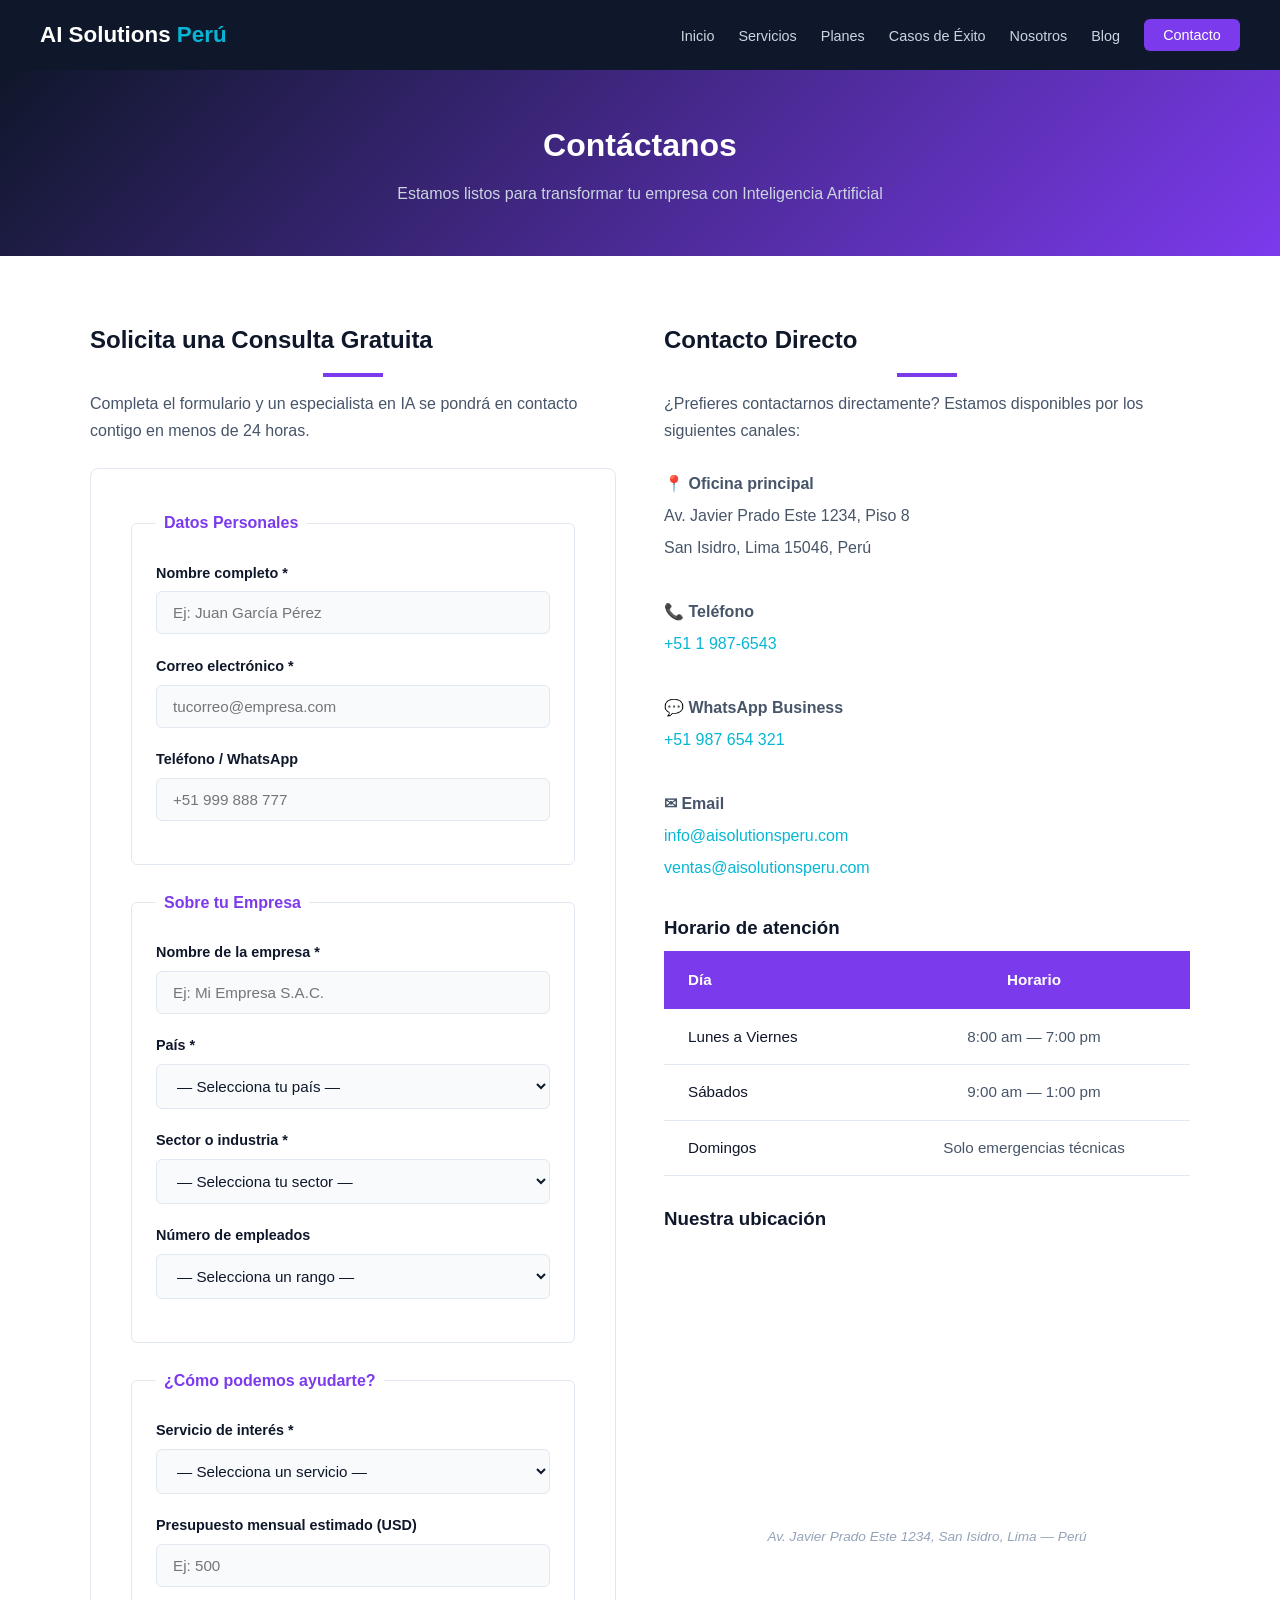
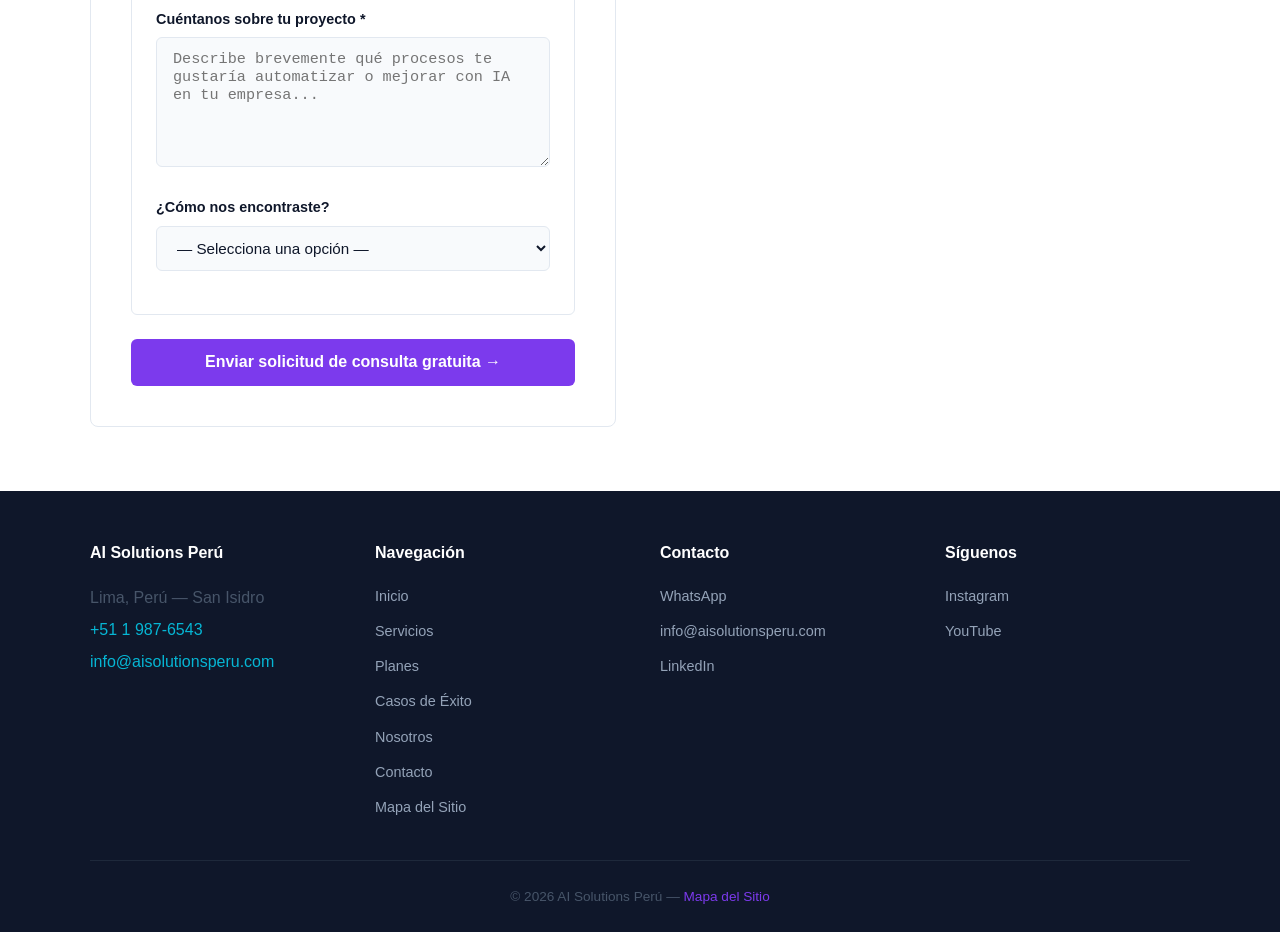
<file: contacto.html>
<!DOCTYPE html>
<html lang="es">

<head>
    <meta charset="UTF-8">
    <meta name="viewport" content="width=device-width, initial-scale=1.0">
    <meta name="description" content="Contáctanos en AI Solutions Perú. Solicita una demo gratuita, cotización o consulta sobre nuestras soluciones de Inteligencia Artificial para empresas.">
    <meta name="author" content="AI Solutions Perú">
    <title>Contacto | AI Solutions Perú</title>
    <link rel="stylesheet" href="css/styles.css">
</head>

<body>

    <header>
        <div class="logo-header">
            <h1>AI Solutions <span>Perú</span></h1>
        </div>
        <nav aria-label="Navegacion principal">
            <ul>
                <li><a href="index.html">Inicio</a></li>
                <li><a href="servicios.html">Servicios</a></li>
                <li><a href="planes.html">Planes</a></li>
                <li><a href="casos.html">Casos de Éxito</a></li>
                <li><a href="nosotros.html">Nosotros</a></li>
                <li><a href="blog.html">Blog</a></li>
                <li><a href="contacto.html" class="btn-nav activo">Contacto</a></li>
            </ul>
        </nav>
    </header>

    <main>

        <section class="banner-pagina">
            <h2>Contáctanos</h2>
            <p>Estamos listos para transformar tu empresa con Inteligencia Artificial</p>
        </section>

        <!-- SECCIÓN PRINCIPAL DE CONTACTO -->
        <section>
            <div class="contenedor">
                <div class="dos-columnas">

                    <!-- FORMULARIO DE CONTACTO -->
                    <div>
                        <h2>Solicita una Consulta Gratuita</h2>
                        <div class="linea-color"></div>
                        <p class="parrafo-descripcion">
                            Completa el formulario y un especialista en IA se pondrá en contacto
                            contigo en menos de 24 horas.
                        </p>

                        <form action="#" method="post">

                            <!-- Fieldset -->
                            <fieldset>
                                <legend>Datos Personales</legend>

                                <div class="grupo-campo">
                                    <label for="nombre">Nombre completo *</label>
                                    <input
                                        type="text"
                                        id="nombre"
                                        name="nombre"
                                        placeholder="Ej: Juan García Pérez"
                                        required
                                       >
                                </div>

                                <div class="grupo-campo">
                                    <label for="email">Correo electrónico *</label>
                                    <input
                                        type="email"
                                        id="email"
                                        name="email"
                                        placeholder="tucorreo@empresa.com"
                                        required
                                       >
                                </div>

                                <div class="grupo-campo">
                                    <label for="telefono">Teléfono / WhatsApp</label>
                                    <input
                                        type="tel"
                                        id="telefono"
                                        name="telefono"
                                        placeholder="+51 999 888 777"
                                       >
                                </div>
                            </fieldset>

                            <!-- Fieldset -->
                            <fieldset>
                                <legend>Sobre tu Empresa</legend>

                                <div class="grupo-campo">
                                    <label for="empresa">Nombre de la empresa *</label>
                                    <input
                                        type="text"
                                        id="empresa"
                                        name="empresa"
                                        placeholder="Ej: Mi Empresa S.A.C."
                                        required>
                                </div>

                                <div class="grupo-campo">
                                    <label for="pais">País *</label>
                                    <select id="pais" name="pais" required>
                                        <option value="">— Selecciona tu país —</option>
                                        <option value="PE">Perú</option>
                                        <option value="CO">Colombia</option>
                                        <option value="MX">México</option>
                                        <option value="CL">Chile</option>
                                        <option value="AR">Argentina</option>
                                        <option value="EC">Ecuador</option>
                                        <option value="BO">Bolivia</option>
                                        <option value="otro">Otro</option>
                                    </select>
                                </div>

                                <div class="grupo-campo">
                                    <label for="sector">Sector o industria *</label>
                                    <select id="sector" name="sector" required>
                                        <option value="">— Selecciona tu sector —</option>
                                        <option value="retail">Retail / Comercio</option>
                                        <option value="salud">Salud / Clínicas</option>
                                        <option value="fintech">Fintech / Banca</option>
                                        <option value="educacion">Educación</option>
                                        <option value="inmobiliaria">Inmobiliaria</option>
                                        <option value="logistica">Logística</option>
                                        <option value="manufactura">Manufactura</option>
                                        <option value="otro">Otro</option>
                                    </select>
                                </div>

                                <div class="grupo-campo">
                                    <label for="empleados">Número de empleados</label>
                                    <select id="empleados" name="empleados">
                                        <option value="">— Selecciona un rango —</option>
                                        <option value="1-10">1 a 10 empleados</option>
                                        <option value="11-50">11 a 50 empleados</option>
                                        <option value="51-200">51 a 200 empleados</option>
                                        <option value="200+">Más de 200 empleados</option>
                                    </select>
                                </div>
                            </fieldset>

                            <!-- Fieldset -->
                            <fieldset>
                                <legend>¿Cómo podemos ayudarte?</legend>

                                <div class="grupo-campo">
                                    <label for="servicio">Servicio de interés *</label>
                                    <select id="servicio" name="servicio" required>
                                        <option value="">— Selecciona un servicio —</option>
                                        <option value="chatbot">Chatbot Inteligente</option>
                                        <option value="automatizacion">Automatización de Procesos</option>
                                        <option value="ventas">Optimización de Ventas con IA</option>
                                        <option value="soporte">Soporte Digital 24/7</option>
                                        <option value="asesoria">Asesoría en IA</option>
                                        <option value="proyecto">Proyecto Personalizado</option>
                                    </select>
                                </div>

                                <div class="grupo-campo">
                                    <label for="presupuesto">Presupuesto mensual estimado (USD)</label>
                                    <input
                                        type="number"
                                        id="presupuesto"
                                        name="presupuesto"
                                        placeholder="Ej: 500"
                                        min="0"
                                        step="50">
                                </div>

                                <div class="grupo-campo">
                                    <label for="mensaje">Cuéntanos sobre tu proyecto *</label>
                                    <textarea
                                        id="mensaje"
                                        name="mensaje"
                                        placeholder="Describe brevemente qué procesos te gustaría automatizar o mejorar con IA en tu empresa..."
                                        required
                                        maxlength="1000"></textarea>
                                </div>

                                <div class="grupo-campo">
                                    <label for="como">¿Cómo nos encontraste?</label>
                                    <select id="como" name="como">
                                        <option value="">— Selecciona una opción —</option>
                                        <option value="google">Google / Búsqueda web</option>
                                        <option value="linkedin">LinkedIn</option>
                                        <option value="instagram">Instagram</option>
                                        <option value="referido">Referido de un cliente</option>
                                        <option value="evento">Evento o conferencia</option>
                                        <option value="otro">Otro</option>
                                    </select>
                                </div>
                            </fieldset>

                            <button type="submit">Enviar solicitud de consulta gratuita →</button>

                        </form>                    </div>

                    <!-- INFORMACIÓN DE CONTACTO DIRECTO -->
                    <div>
                        <h2>Contacto Directo</h2>
                        <div class="linea-color"></div>
                        <p class="parrafo-descripcion">
                            ¿Prefieres contactarnos directamente? Estamos disponibles por
                            los siguientes canales:
                        </p>

                        <address>
                            <strong>📍 Oficina principal</strong><br>
                            Av. Javier Prado Este 1234, Piso 8<br>
                            San Isidro, Lima 15046, Perú<br>
                            <br>
                            <strong>📞 Teléfono</strong><br>
                            <a href="tel:+5119876543">+51 1 987-6543</a><br>
                            <br>
                            <strong>💬 WhatsApp Business</strong><br>
                            <a href="https://wa.me/51987654321" target="_blank">+51 987 654 321</a><br>
                            <br>
                            <strong>✉ Email</strong><br>
                            <a href="mailto:info@aisolutionsperu.com">info@aisolutionsperu.com</a><br>
                            <a href="mailto:ventas@aisolutionsperu.com">ventas@aisolutionsperu.com</a>
                        </address>

                        <br>
                        <h3>Horario de atención</h3>
                        <table class="tabla-horarios">
                            <thead>
                                <tr>
                                    <th scope="col">Día</th>
                                    <th scope="col">Horario</th>
                                </tr>
                            </thead>
                            <tbody>
                                <tr>
                                    <td>Lunes a Viernes</td>
                                    <td>8:00 am — 7:00 pm</td>
                                </tr>
                                <tr>
                                    <td>Sábados</td>
                                    <td>9:00 am — 1:00 pm</td>
                                </tr>
                                <tr>
                                    <td>Domingos</td>
                                    <td>Solo emergencias técnicas</td>
                                </tr>
                            </tbody>
                        </table>

                        <br>
                        <h3>Nuestra ubicación</h3>
                        <figure>
                            <iframe
                                src="https://www.google.com/maps/embed?pb=!1m18!1m12!1m3!1d3900.9!2d-77.0303!3d-12.0929!2m3!1f0!2f0!3f0!3m2!1i1024!2i768!4f13.1!3m3!1m2!1s0x0%3A0x0!2zMTLCsDA1JzM0LjQiUyA3N8KwMDEnNDkuMSJX!5e0!3m2!1ses!2spe!4v1000000000000"
                                width="100%"
                                height="250"
                                class="iframe-mapa"
                                allowfullscreen=""
                                title="Ubicación de AI Solutions Perú en San Isidro, Lima">
                            </iframe>
                            <figcaption>Av. Javier Prado Este 1234, San Isidro, Lima — Perú</figcaption>
                        </figure>

                    </div>
                </div>            </div>
        </section>

    </main>

    <footer>
        <div class="footer-grid">
            <div>
                <h4>AI Solutions Perú</h4>
                <address>
                    Lima, Perú — San Isidro<br>
                    <a href="tel:+5119876543">+51 1 987-6543</a><br>
                    <a href="mailto:info@aisolutionsperu.com">info@aisolutionsperu.com</a>
                </address>
            </div>
            <div>
                <h4>Navegación</h4>
                <ul>
                    <li><a href="index.html">Inicio</a></li>
                    <li><a href="servicios.html">Servicios</a></li>
                    <li><a href="planes.html">Planes</a></li>
                    <li><a href="casos.html">Casos de Éxito</a></li>
                    <li><a href="nosotros.html">Nosotros</a></li>
                    <li><a href="contacto.html">Contacto</a></li>
                    <li><a href="sitemap.html">Mapa del Sitio</a></li>
                </ul>
            </div>
            <div>
                <h4>Contacto</h4>
                <ul>
                    <li><a href="https://wa.me/51987654321" target="_blank">WhatsApp</a></li>
                    <li><a href="mailto:info@aisolutionsperu.com">info@aisolutionsperu.com</a></li>
                    <li><a href="https://www.linkedin.com" target="_blank">LinkedIn</a></li>
                </ul>
            </div>
            <div>
                <h4>Síguenos</h4>
                <ul>
                    <li><a href="https://www.instagram.com" target="_blank">Instagram</a></li>
                    <li><a href="https://www.youtube.com" target="_blank">YouTube</a></li>
                </ul>
            </div>
        </div>
        <div class="footer-bottom">
            <p>&copy; 2026 AI Solutions Perú — <a href="sitemap.html">Mapa del Sitio</a></p>
        </div>
    </footer>

</body>
</html>
</file>
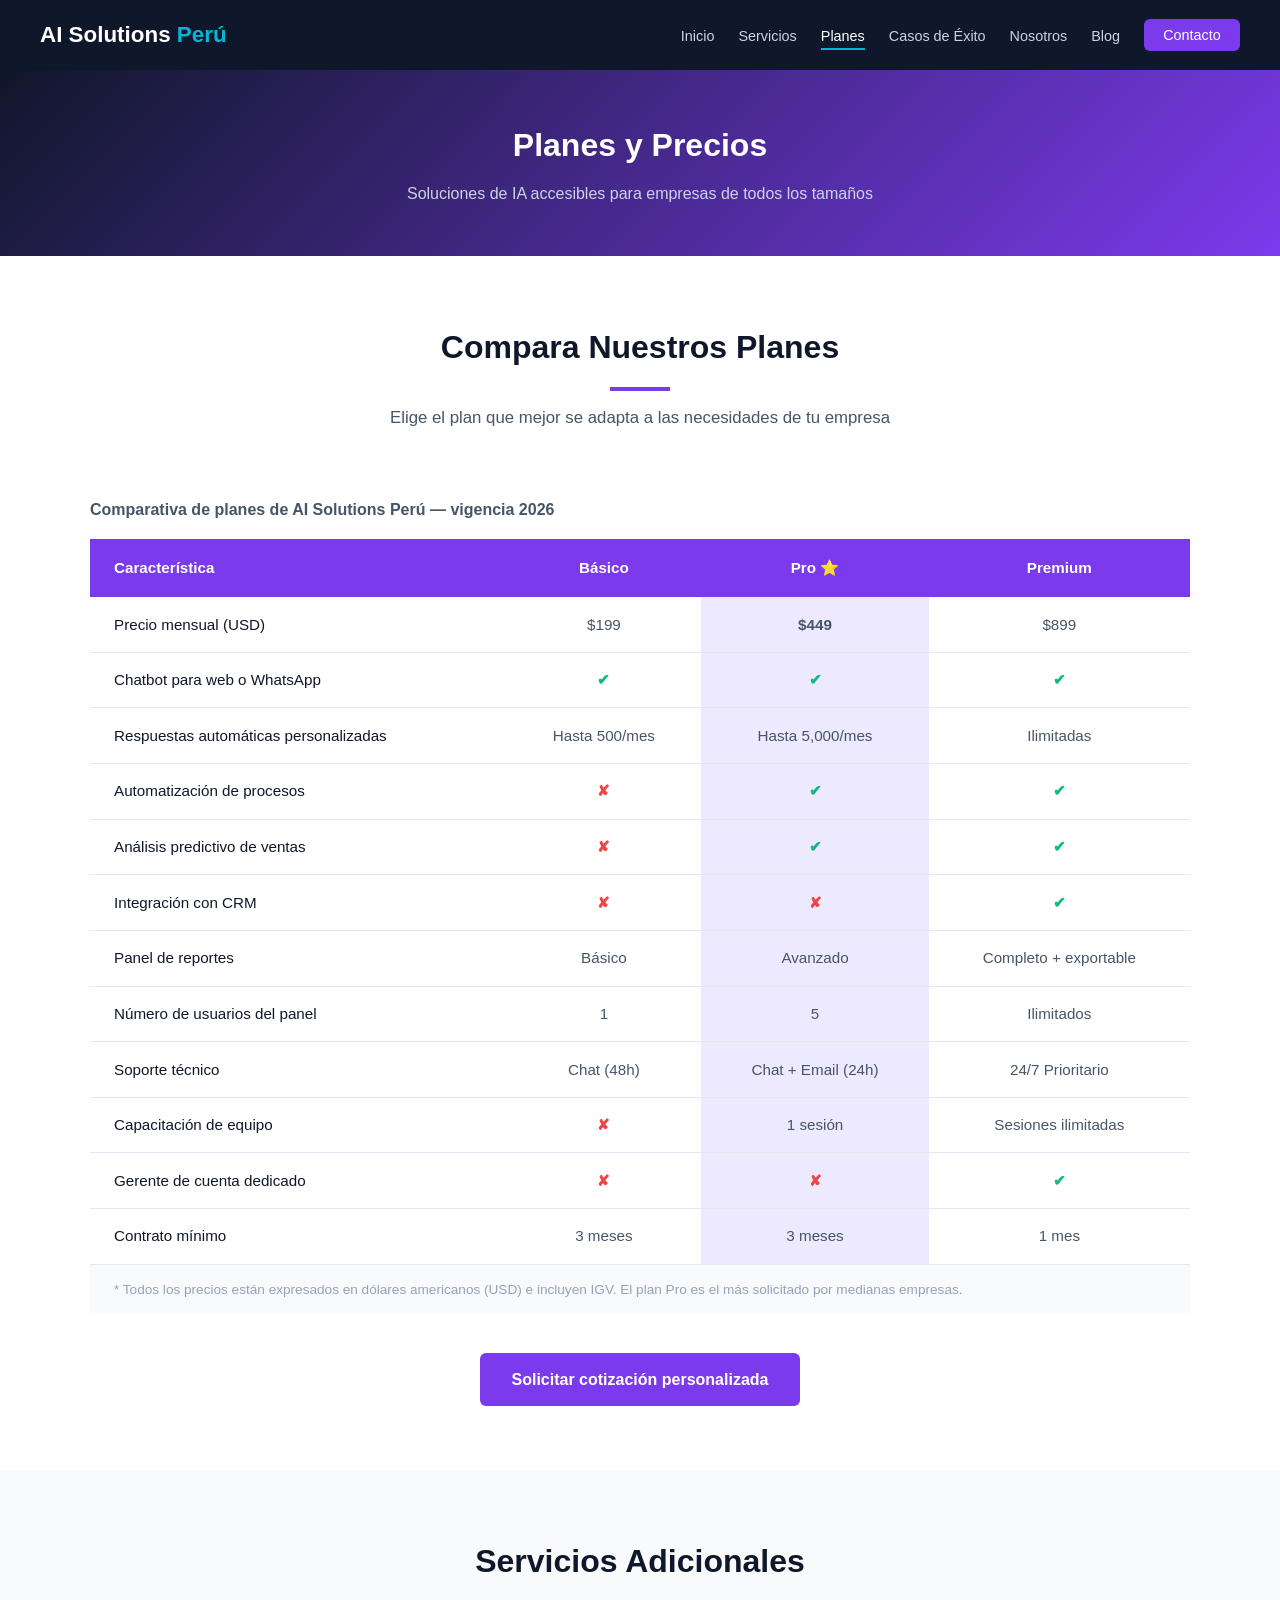
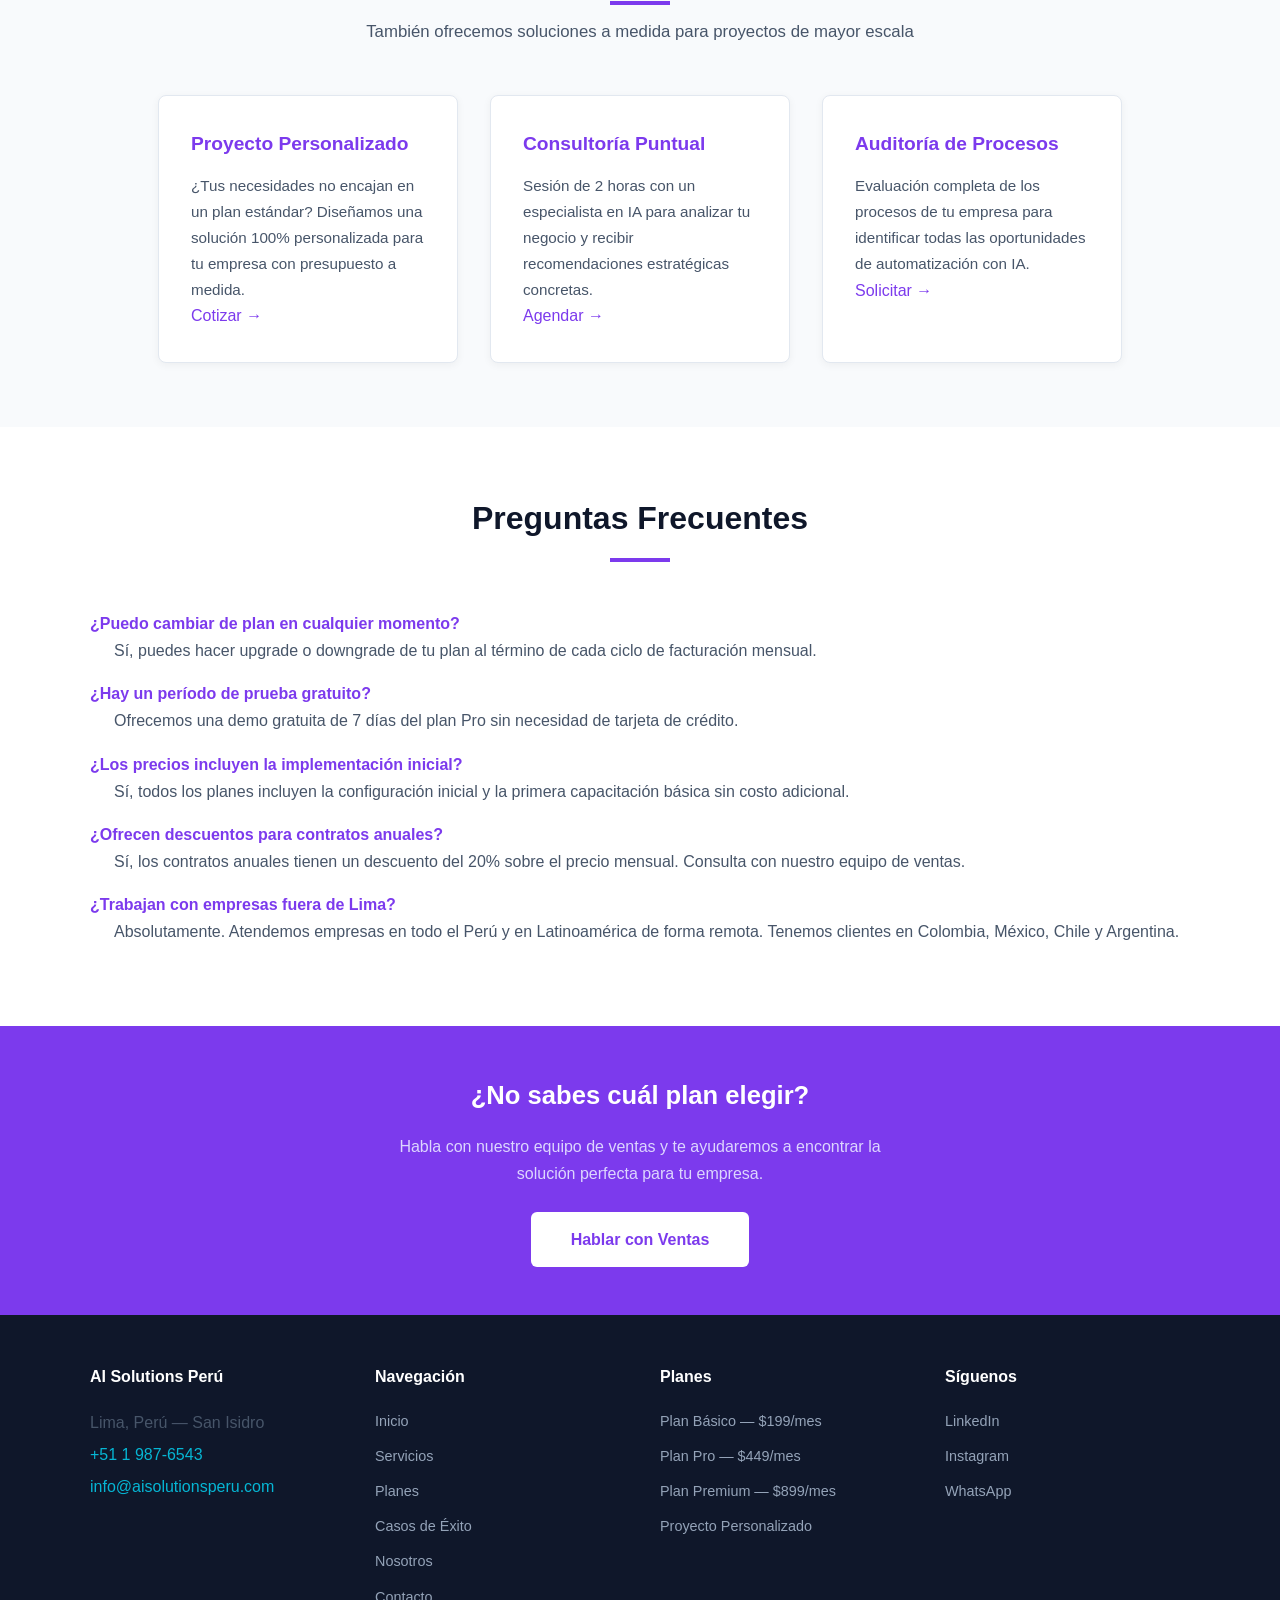
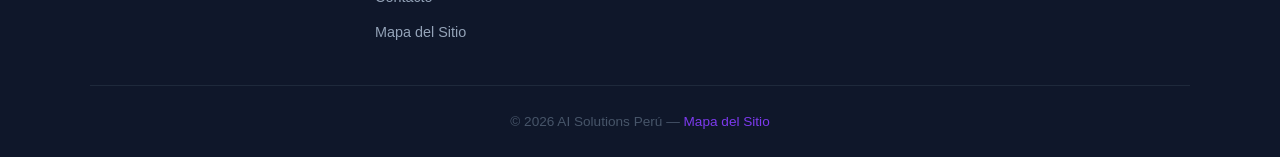
<file: planes.html>
<!DOCTYPE html>
<html lang="es">

<head>
    <meta charset="UTF-8">
    <meta name="viewport" content="width=device-width, initial-scale=1.0">
    <meta name="description" content="Planes y precios de AI Solutions Perú. Soluciones de IA para empresas: Plan Básico, Pro y Premium. Elige el que mejor se adapta a tu negocio.">
    <meta name="author" content="AI Solutions Perú">
    <title>Planes y Precios | AI Solutions Perú</title>
    <link rel="stylesheet" href="css/styles.css">
</head>

<body>

    <header>
        <div class="logo-header">
            <h1>AI Solutions <span>Perú</span></h1>
        </div>
        <nav aria-label="Navegacion principal">
            <ul>
                <li><a href="index.html">Inicio</a></li>
                <li><a href="servicios.html">Servicios</a></li>
                <li><a href="planes.html" class="activo">Planes</a></li>
                <li><a href="casos.html">Casos de Éxito</a></li>
                <li><a href="nosotros.html">Nosotros</a></li>
                <li><a href="blog.html">Blog</a></li>
                <li><a href="contacto.html" class="btn-nav">Contacto</a></li>
            </ul>
        </nav>
    </header>

    <main>

        <section class="banner-pagina">
            <h2>Planes y Precios</h2>
            <p>Soluciones de IA accesibles para empresas de todos los tamaños</p>
        </section>

        <!-- SECCIÓN TABLA DE PLANES -->
        <section>
            <div class="contenedor">
                <div class="titulo-seccion">
                    <h2>Compara Nuestros Planes</h2>
                    <div class="linea-color"></div>
                    <p>Elige el plan que mejor se adapta a las necesidades de tu empresa</p>
                </div>

                <div class="tabla-contenedor">
                    <!-- Tabla de planes -->
                    <table>
                        <caption>Comparativa de planes de AI Solutions Perú — vigencia 2026</caption>

                        <thead>
                            <tr>
                                <th scope="col">Característica</th>
                                <th scope="col">Básico</th>
                                <th scope="col">Pro ⭐</th>
                                <th scope="col">Premium</th>
                            </tr>
                        </thead>

                        <tbody>
                            <tr>
                                <td>Precio mensual (USD)</td>
                                <td>$199</td>
                                <td class="plan-destacado"><strong>$449</strong></td>
                                <td>$899</td>
                            </tr>
                            <tr>
                                <td>Chatbot para web o WhatsApp</td>
                                <td class="check">✔</td>
                                <td class="plan-destacado check">✔</td>
                                <td class="check">✔</td>
                            </tr>
                            <tr>
                                <td>Respuestas automáticas personalizadas</td>
                                <td>Hasta 500/mes</td>
                                <td class="plan-destacado">Hasta 5,000/mes</td>
                                <td>Ilimitadas</td>
                            </tr>
                            <tr>
                                <td>Automatización de procesos</td>
                                <td class="cruz">✘</td>
                                <td class="plan-destacado check">✔</td>
                                <td class="check">✔</td>
                            </tr>
                            <tr>
                                <td>Análisis predictivo de ventas</td>
                                <td class="cruz">✘</td>
                                <td class="plan-destacado check">✔</td>
                                <td class="check">✔</td>
                            </tr>
                            <tr>
                                <td>Integración con CRM</td>
                                <td class="cruz">✘</td>
                                <td class="plan-destacado cruz">✘</td>
                                <td class="check">✔</td>
                            </tr>
                            <tr>
                                <td>Panel de reportes</td>
                                <td>Básico</td>
                                <td class="plan-destacado">Avanzado</td>
                                <td>Completo + exportable</td>
                            </tr>
                            <tr>
                                <td>Número de usuarios del panel</td>
                                <td>1</td>
                                <td class="plan-destacado">5</td>
                                <td>Ilimitados</td>
                            </tr>
                            <tr>
                                <td>Soporte técnico</td>
                                <td>Chat (48h)</td>
                                <td class="plan-destacado">Chat + Email (24h)</td>
                                <td>24/7 Prioritario</td>
                            </tr>
                            <tr>
                                <td>Capacitación de equipo</td>
                                <td class="cruz">✘</td>
                                <td class="plan-destacado">1 sesión</td>
                                <td>Sesiones ilimitadas</td>
                            </tr>
                            <tr>
                                <td>Gerente de cuenta dedicado</td>
                                <td class="cruz">✘</td>
                                <td class="plan-destacado cruz">✘</td>
                                <td class="check">✔</td>
                            </tr>
                            <tr>
                                <td>Contrato mínimo</td>
                                <td>3 meses</td>
                                <td class="plan-destacado">3 meses</td>
                                <td>1 mes</td>
                            </tr>
                        </tbody>

                        <tfoot>
                            <tr>
                                <td colspan="4">* Todos los precios están expresados en dólares americanos (USD) e incluyen IGV. El plan Pro es el más solicitado por medianas empresas.</td>
                            </tr>
                        </tfoot>
                    </table>
                </div>
                <div class="cta-centrado">
                    <a href="contacto.html" class="btn-primario">Solicitar cotización personalizada</a>
                </div>

            </div>
        </section>

        <!-- Seccion: Servicios adicionales -->
        <section class="seccion-gris">
            <div class="contenedor">
                <div class="titulo-seccion">
                    <h2>Servicios Adicionales</h2>
                    <div class="linea-color"></div>
                    <p>También ofrecemos soluciones a medida para proyectos de mayor escala</p>
                </div>

                <div class="grid-articulos">
                    <article class="tarjeta">
                        <h3>Proyecto Personalizado</h3>
                        <p>¿Tus necesidades no encajan en un plan estándar? Diseñamos una solución 100% personalizada para tu empresa con presupuesto a medida.</p>
                        <a href="contacto.html">Cotizar →</a>
                    </article>
                    <article class="tarjeta">
                        <h3>Consultoría Puntual</h3>
                        <p>Sesión de 2 horas con un especialista en IA para analizar tu negocio y recibir recomendaciones estratégicas concretas.</p>
                        <a href="contacto.html">Agendar →</a>
                    </article>
                    <article class="tarjeta">
                        <h3>Auditoría de Procesos</h3>
                        <p>Evaluación completa de los procesos de tu empresa para identificar todas las oportunidades de automatización con IA.</p>
                        <a href="contacto.html">Solicitar →</a>
                    </article>
                </div>
            </div>
        </section>

        <!-- Seccion: Preguntas frecuentes -->
        <section>
            <div class="contenedor">
                <div class="titulo-seccion">
                    <h2>Preguntas Frecuentes</h2>
                    <div class="linea-color"></div>
                </div>

                <dl>
                    <dt>¿Puedo cambiar de plan en cualquier momento?</dt>
                    <dd>Sí, puedes hacer upgrade o downgrade de tu plan al término de cada ciclo de facturación mensual.</dd>

                    <dt>¿Hay un período de prueba gratuito?</dt>
                    <dd>Ofrecemos una demo gratuita de 7 días del plan Pro sin necesidad de tarjeta de crédito.</dd>

                    <dt>¿Los precios incluyen la implementación inicial?</dt>
                    <dd>Sí, todos los planes incluyen la configuración inicial y la primera capacitación básica sin costo adicional.</dd>

                    <dt>¿Ofrecen descuentos para contratos anuales?</dt>
                    <dd>Sí, los contratos anuales tienen un descuento del 20% sobre el precio mensual. Consulta con nuestro equipo de ventas.</dd>

                    <dt>¿Trabajan con empresas fuera de Lima?</dt>
                    <dd>Absolutamente. Atendemos empresas en todo el Perú y en Latinoamérica de forma remota. Tenemos clientes en Colombia, México, Chile y Argentina.</dd>
                </dl>
            </div>
        </section>

        <aside>
            <h3>¿No sabes cuál plan elegir?</h3>
            <p>Habla con nuestro equipo de ventas y te ayudaremos a encontrar la solución perfecta para tu empresa.</p>
            <a href="contacto.html" class="btn-cta">Hablar con Ventas</a>
        </aside>

    </main>

    <footer>
        <div class="footer-grid">
            <div>
                <h4>AI Solutions Perú</h4>
                <address>
                    Lima, Perú — San Isidro<br>
                    <a href="tel:+5119876543">+51 1 987-6543</a><br>
                    <a href="mailto:info@aisolutionsperu.com">info@aisolutionsperu.com</a>
                </address>
            </div>
            <div>
                <h4>Navegación</h4>
                <ul>
                    <li><a href="index.html">Inicio</a></li>
                    <li><a href="servicios.html">Servicios</a></li>
                    <li><a href="planes.html">Planes</a></li>
                    <li><a href="casos.html">Casos de Éxito</a></li>
                    <li><a href="nosotros.html">Nosotros</a></li>
                    <li><a href="contacto.html">Contacto</a></li>
                    <li><a href="sitemap.html">Mapa del Sitio</a></li>
                </ul>
            </div>
            <div>
                <h4>Planes</h4>
                <ul>
                    <li><a href="planes.html">Plan Básico — $199/mes</a></li>
                    <li><a href="planes.html">Plan Pro — $449/mes</a></li>
                    <li><a href="planes.html">Plan Premium — $899/mes</a></li>
                    <li><a href="contacto.html">Proyecto Personalizado</a></li>
                </ul>
            </div>
            <div>
                <h4>Síguenos</h4>
                <ul>
                    <li><a href="https://www.linkedin.com" target="_blank">LinkedIn</a></li>
                    <li><a href="https://www.instagram.com" target="_blank">Instagram</a></li>
                    <li><a href="https://wa.me/51987654321" target="_blank">WhatsApp</a></li>
                </ul>
            </div>
        </div>
        <div class="footer-bottom">
            <p>&copy; 2026 AI Solutions Perú — <a href="sitemap.html">Mapa del Sitio</a></p>
        </div>
    </footer>

</body>
</html>
</file>
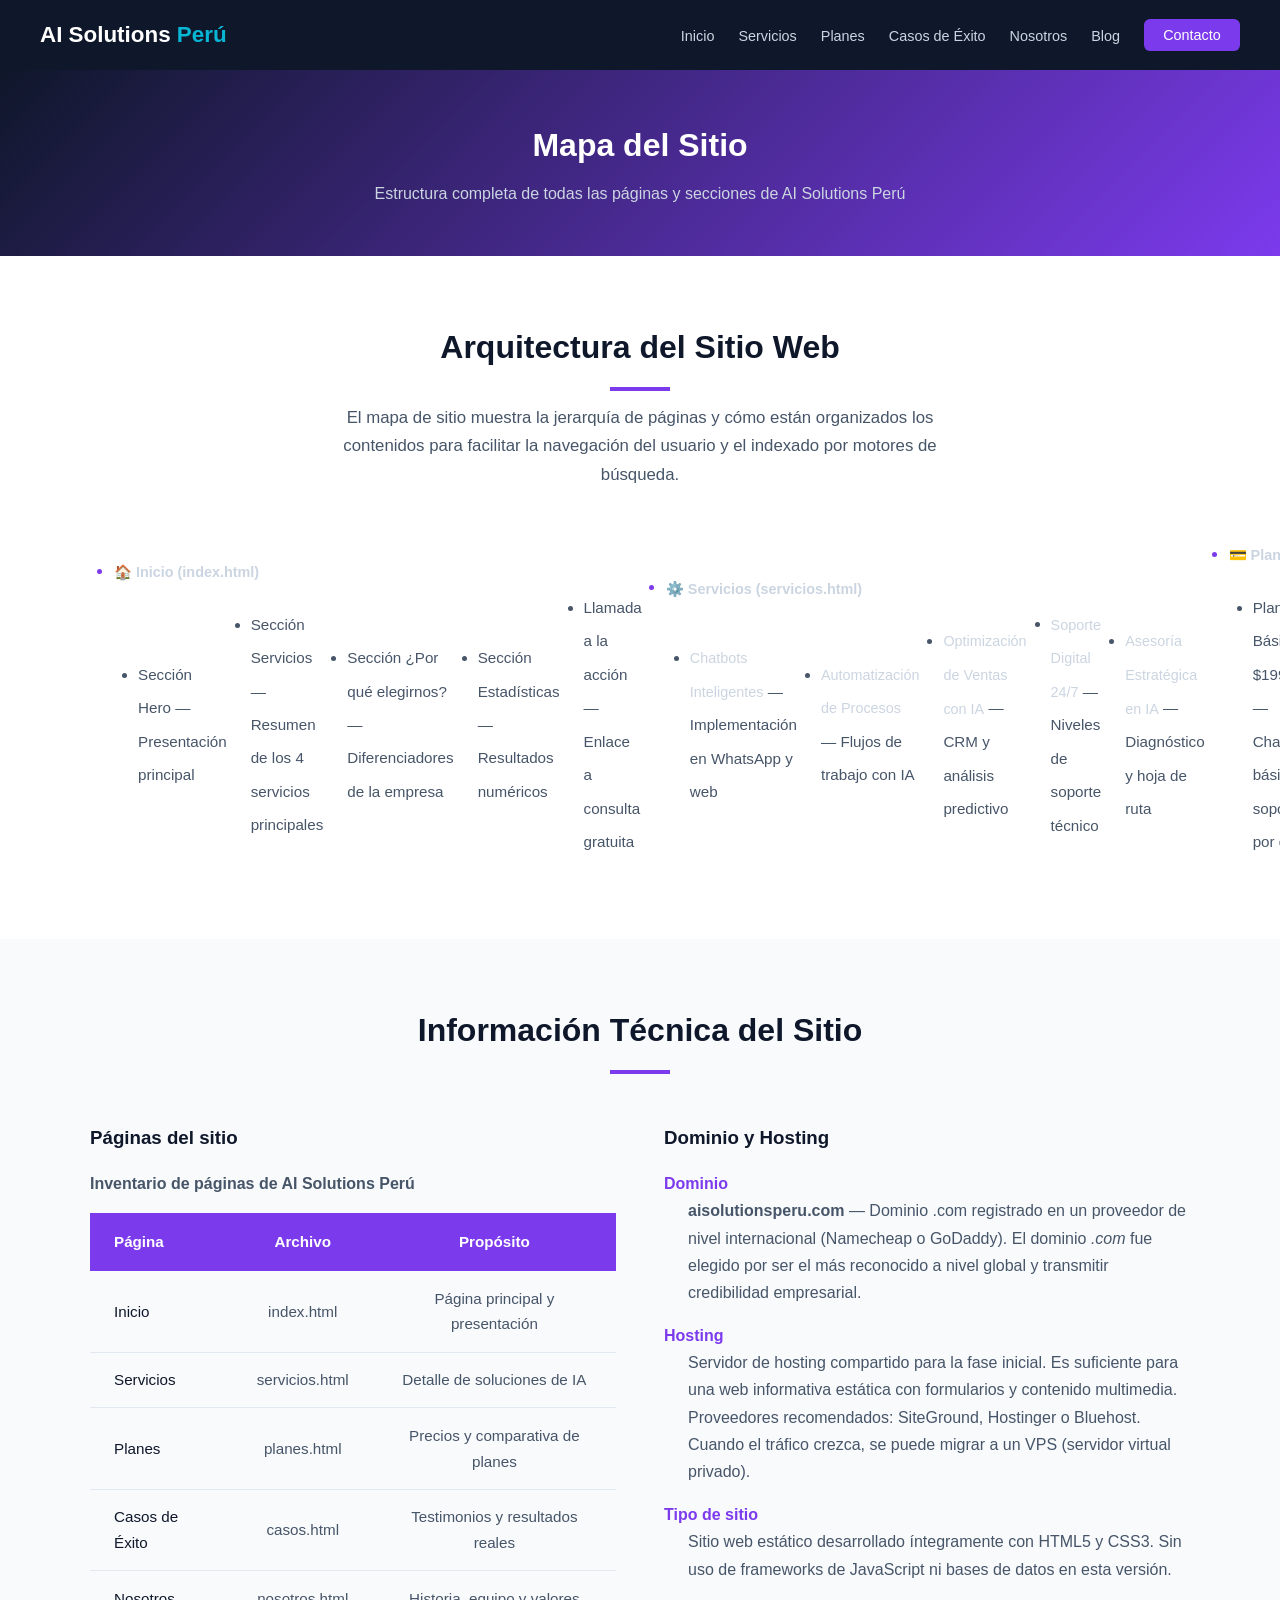
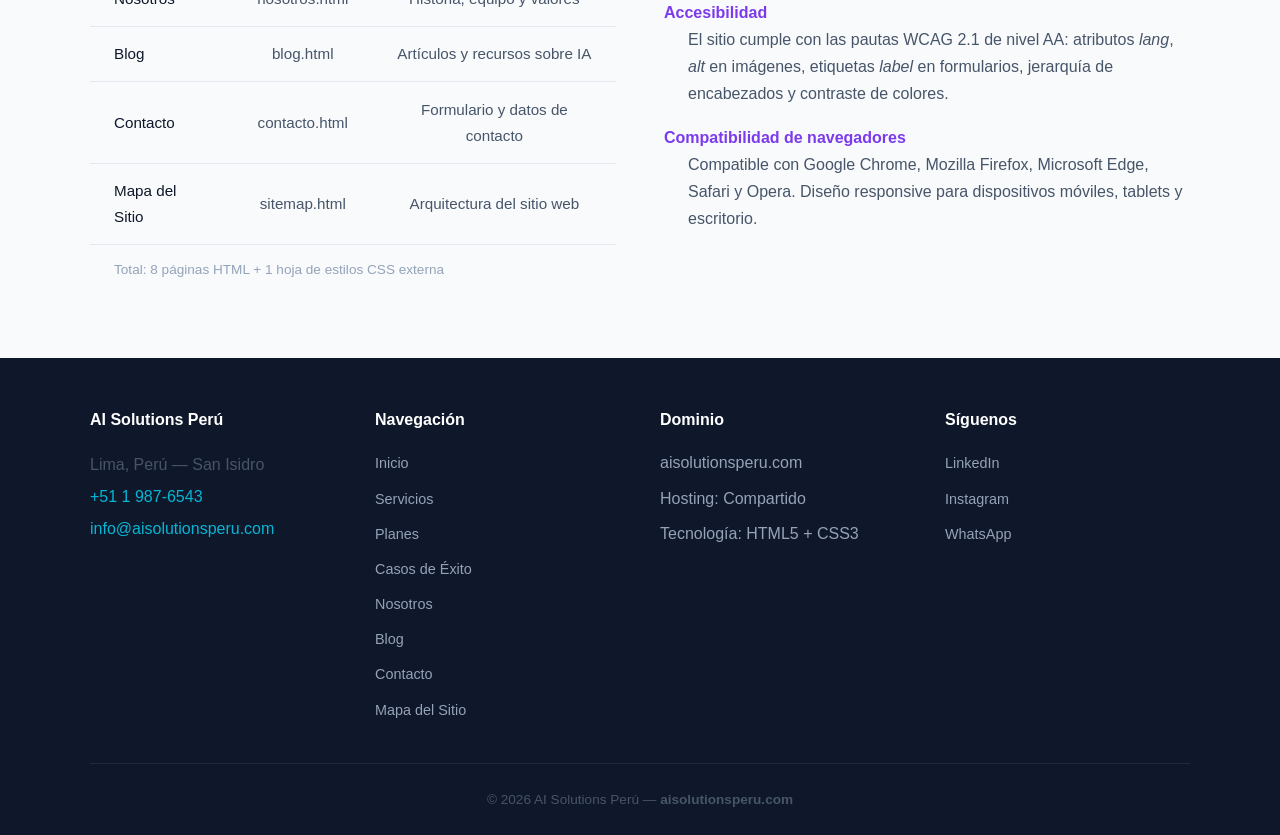
<file: sitemap.html>
<!DOCTYPE html>
<html lang="es">

<head>
    <meta charset="UTF-8">
    <meta name="viewport" content="width=device-width, initial-scale=1.0">
    <meta name="description" content="Mapa del sitio web de AI Solutions Perú. Estructura completa de todas las páginas y secciones del sitio.">
    <meta name="author" content="AI Solutions Perú">
    <title>Mapa del Sitio | AI Solutions Perú</title>
    <link rel="stylesheet" href="css/styles.css">
</head>

<body>

    <header>
        <div class="logo-header">
            <h1>AI Solutions <span>Perú</span></h1>
        </div>
        <nav aria-label="Navegacion principal">
            <ul>
                <li><a href="index.html">Inicio</a></li>
                <li><a href="servicios.html">Servicios</a></li>
                <li><a href="planes.html">Planes</a></li>
                <li><a href="casos.html">Casos de Éxito</a></li>
                <li><a href="nosotros.html">Nosotros</a></li>
                <li><a href="blog.html">Blog</a></li>
                <li><a href="contacto.html" class="btn-nav">Contacto</a></li>
            </ul>
        </nav>
    </header>

    <main>

        <section class="banner-pagina">
            <h2>Mapa del Sitio</h2>
            <p>Estructura completa de todas las páginas y secciones de AI Solutions Perú</p>
        </section>

        <!-- MAPA DE SITIO TEXTUAL -->
        <section>
            <div class="contenedor">
                <div class="titulo-seccion">
                    <h2>Arquitectura del Sitio Web</h2>
                    <div class="linea-color"></div>
                    <p>
                        El mapa de sitio muestra la jerarquía de páginas y cómo están
                        organizados los contenidos para facilitar la navegación del usuario
                        y el indexado por motores de búsqueda.
                    </p>
                </div>

                <!-- Mapa de sitio como lista jerarquizada -->
                <nav class="mapa-sitio">
                    <ul>
                        <li>
                            <a href="index.html">🏠 Inicio (index.html)</a>
                            <ul>
                                <li>Sección Hero — Presentación principal</li>
                                <li>Sección Servicios — Resumen de los 4 servicios principales</li>
                                <li>Sección ¿Por qué elegirnos? — Diferenciadores de la empresa</li>
                                <li>Sección Estadísticas — Resultados numéricos</li>
                                <li>Llamada a la acción — Enlace a consulta gratuita</li>
                            </ul>
                        </li>

                        <li>
                            <a href="servicios.html">⚙️ Servicios (servicios.html)</a>
                            <ul>
                                <li><a href="servicios.html#chatbots">Chatbots Inteligentes</a> — Implementación en WhatsApp y web</li>
                                <li><a href="servicios.html#automatizacion">Automatización de Procesos</a> — Flujos de trabajo con IA</li>
                                <li><a href="servicios.html#ventas">Optimización de Ventas con IA</a> — CRM y análisis predictivo</li>
                                <li><a href="servicios.html#soporte">Soporte Digital 24/7</a> — Niveles de soporte técnico</li>
                                <li><a href="servicios.html#asesoria">Asesoría Estratégica en IA</a> — Diagnóstico y hoja de ruta</li>
                            </ul>
                        </li>

                        <li>
                            <a href="planes.html">💳 Planes y Precios (planes.html)</a>
                            <ul>
                                <li>Plan Básico — $199/mes — Chatbot básico + soporte por chat</li>
                                <li>Plan Pro — $449/mes — Automatización + análisis de ventas</li>
                                <li>Plan Premium — $899/mes — Solución completa + cuenta dedicada</li>
                                <li>Servicios Adicionales — Proyectos personalizados y consultorías</li>
                                <li>Preguntas Frecuentes — FAQ sobre planes y precios</li>
                            </ul>
                        </li>

                        <li>
                            <a href="casos.html">🏆 Casos de Éxito (casos.html)</a>
                            <ul>
                                <li>Retail Lima S.A.C. — Chatbot para atención al cliente</li>
                                <li>Clínica San Rafael — Automatización de citas médicas</li>
                                <li>FinRápido Colombia — Scoring crediticio con IA</li>
                                <li>Tabla de resultados — Métricas por industria</li>
                            </ul>
                        </li>

                        <li>
                            <a href="nosotros.html">👥 Nosotros (nosotros.html)</a>
                            <ul>
                                <li>Historia de la empresa — Fundación y crecimiento</li>
                                <li>Misión, Visión y Valores — Identidad corporativa</li>
                                <li>Equipo — Perfiles del equipo fundador</li>
                                <li>Video institucional — Presentación en video</li>
                                <li>Podcast — Episodios sobre IA empresarial</li>
                            </ul>
                        </li>

                        <li>
                            <a href="blog.html">📝 Blog y Recursos (blog.html)</a>
                            <ul>
                                <li>Artículos recientes sobre IA empresarial</li>
                                <li>Categorías: Chatbots, Automatización, Ventas, Guías PYMES</li>
                                <li>Recursos descargables — Guías y plantillas gratuitas</li>
                                <li>Newsletter — Suscripción semanal de contenido</li>
                            </ul>
                        </li>

                        <li>
                            <a href="contacto.html">📞 Contacto (contacto.html)</a>
                            <ul>
                                <li>Formulario de consulta gratuita</li>
                                <li>Dirección de oficina en Lima — San Isidro</li>
                                <li>Teléfono, WhatsApp y correo electrónico</li>
                                <li>Horario de atención</li>
                                <li>Mapa de ubicación (Google Maps embebido)</li>
                            </ul>
                        </li>

                        <li>
                            <a href="sitemap.html" class="activo">🗺️ Mapa del Sitio (sitemap.html)</a>
                            <ul>
                                <li>Arquitectura completa del sitio web</li>
                                <li>Descripción de tecnologías utilizadas</li>
                                <li>Información de hosting y dominio</li>
                            </ul>
                        </li>
                    </ul>
                </nav>
            </div>
        </section>

        <!-- INFORMACIÓN TÉCNICA DEL SITIO -->
        <section class="seccion-gris">
            <div class="contenedor">
                <div class="titulo-seccion">
                    <h2>Información Técnica del Sitio</h2>
                    <div class="linea-color"></div>
                </div>

                <div class="dos-columnas">
                    <!-- Tabla de páginas del sitio -->
                    <div>
                        <h3>Páginas del sitio</h3>
                        <div class="tabla-contenedor">
                            <table>
                                <caption>Inventario de páginas de AI Solutions Perú</caption>
                                <thead>
                                    <tr>
                                        <th scope="col">Página</th>
                                        <th scope="col">Archivo</th>
                                        <th scope="col">Propósito</th>
                                    </tr>
                                </thead>
                                <tbody>
                                    <tr>
                                        <td>Inicio</td>
                                        <td>index.html</td>
                                        <td>Página principal y presentación</td>
                                    </tr>
                                    <tr>
                                        <td>Servicios</td>
                                        <td>servicios.html</td>
                                        <td>Detalle de soluciones de IA</td>
                                    </tr>
                                    <tr>
                                        <td>Planes</td>
                                        <td>planes.html</td>
                                        <td>Precios y comparativa de planes</td>
                                    </tr>
                                    <tr>
                                        <td>Casos de Éxito</td>
                                        <td>casos.html</td>
                                        <td>Testimonios y resultados reales</td>
                                    </tr>
                                    <tr>
                                        <td>Nosotros</td>
                                        <td>nosotros.html</td>
                                        <td>Historia, equipo y valores</td>
                                    </tr>
                                    <tr>
                                        <td>Blog</td>
                                        <td>blog.html</td>
                                        <td>Artículos y recursos sobre IA</td>
                                    </tr>
                                    <tr>
                                        <td>Contacto</td>
                                        <td>contacto.html</td>
                                        <td>Formulario y datos de contacto</td>
                                    </tr>
                                    <tr>
                                        <td>Mapa del Sitio</td>
                                        <td>sitemap.html</td>
                                        <td>Arquitectura del sitio web</td>
                                    </tr>
                                </tbody>
                                <tfoot>
                                    <tr>
                                        <td colspan="3">Total: 8 páginas HTML + 1 hoja de estilos CSS externa</td>
                                    </tr>
                                </tfoot>
                            </table>
                        </div>
                    </div>

                    <!-- Información de hosting y dominio -->
                    <div>
                        <h3>Dominio y Hosting</h3>
                        <dl>
                            <dt>Dominio</dt>
                            <dd>
                                <strong>aisolutionsperu.com</strong> — Dominio .com registrado
                                en un proveedor de nivel internacional (Namecheap o GoDaddy).
                                El dominio <em>.com</em> fue elegido por ser el más reconocido
                                a nivel global y transmitir credibilidad empresarial.
                            </dd>

                            <dt>Hosting</dt>
                            <dd>
                                Servidor de hosting compartido para la fase inicial.
                                Es suficiente para una web informativa estática con formularios
                                y contenido multimedia. Proveedores recomendados: SiteGround,
                                Hostinger o Bluehost. Cuando el tráfico crezca, se puede migrar
                                a un VPS (servidor virtual privado).
                            </dd>

                            <dt>Tipo de sitio</dt>
                            <dd>
                                Sitio web estático desarrollado íntegramente con HTML5 y CSS3.
                                Sin uso de frameworks de JavaScript ni bases de datos en esta versión.
                            </dd>

                            <dt>Accesibilidad</dt>
                            <dd>
                                El sitio cumple con las pautas WCAG 2.1 de nivel AA: atributos
                                <em>lang</em>, <em>alt</em> en imágenes, etiquetas <em>label</em>
                                en formularios, jerarquía de encabezados y contraste de colores.
                            </dd>

                            <dt>Compatibilidad de navegadores</dt>
                            <dd>
                                Compatible con Google Chrome, Mozilla Firefox, Microsoft Edge,
                                Safari y Opera. Diseño responsive para dispositivos móviles,
                                tablets y escritorio.
                            </dd>
                        </dl>
                    </div>
                </div>
            </div>
        </section>

    </main>

    <footer>
        <div class="footer-grid">
            <div>
                <h4>AI Solutions Perú</h4>
                <address>
                    Lima, Perú — San Isidro<br>
                    <a href="tel:+5119876543">+51 1 987-6543</a><br>
                    <a href="mailto:info@aisolutionsperu.com">info@aisolutionsperu.com</a>
                </address>
            </div>
            <div>
                <h4>Navegación</h4>
                <ul>
                    <li><a href="index.html">Inicio</a></li>
                    <li><a href="servicios.html">Servicios</a></li>
                    <li><a href="planes.html">Planes</a></li>
                    <li><a href="casos.html">Casos de Éxito</a></li>
                    <li><a href="nosotros.html">Nosotros</a></li>
                    <li><a href="blog.html">Blog</a></li>
                    <li><a href="contacto.html">Contacto</a></li>
                    <li><a href="sitemap.html">Mapa del Sitio</a></li>
                </ul>
            </div>
            <div>
                <h4>Dominio</h4>
                <ul>
                    <li>aisolutionsperu.com</li>
                    <li>Hosting: Compartido</li>
                    <li>Tecnología: HTML5 + CSS3</li>
                </ul>
            </div>
            <div>
                <h4>Síguenos</h4>
                <ul>
                    <li><a href="https://www.linkedin.com" target="_blank">LinkedIn</a></li>
                    <li><a href="https://www.instagram.com" target="_blank">Instagram</a></li>
                    <li><a href="https://wa.me/51987654321" target="_blank">WhatsApp</a></li>
                </ul>
            </div>
        </div>
        <div class="footer-bottom">
            <p>&copy; 2026 AI Solutions Perú — <strong>aisolutionsperu.com</strong></p>
        </div>
    </footer>

</body>
</html>
</file>
<file: css/styles.css>
/* AI Solutions Peru - hoja de estilos */
/* Carlos Eduardo - Desarrollo Web - Ciclo 1 */

/* ---------- Reset basico ---------- */
* {
    margin: 0;
    padding: 0;
    box-sizing: border-box;
}

body {
    font-family: 'Segoe UI', Tahoma, Geneva, Verdana, sans-serif;
    color: #0F172A;
    background-color: #FFFFFF;
    line-height: 1.7;
    font-size: 16px;
}

img {
    max-width: 100%;
    height: auto;
    display: block;
}

a {
    color: #7C3AED;
    text-decoration: none;
}

a:hover {
    color: #06B6D4;
}

ul {
    list-style: none;
}

/* ---------- Header ---------- */
header {
    background-color: #0F172A;
    color: #FFFFFF;
    padding: 1rem 2.5rem;
    display: flex;
    justify-content: space-between;
    align-items: center;
}

.logo-header h1 {
    font-size: 1.4rem;
    color: #FFFFFF;
}

.logo-header h1 span {
    color: #06B6D4;
}

/* ---------- Navegacion ---------- */
nav ul {
    display: flex;
    gap: 1.5rem;
    align-items: center;
}

nav ul li a {
    color: #CBD5E1;
    font-size: 0.9rem;
    padding: 0.3rem 0;
    border-bottom: 2px solid transparent;
}

nav ul li a:hover,
nav ul li a.activo {
    color: #FFFFFF;
    border-bottom: 2px solid #06B6D4;
}

nav ul li a.btn-nav {
    background-color: #7C3AED;
    color: #FFFFFF;
    padding: 0.5rem 1.2rem;
    border-radius: 6px;
    border-bottom: none;
}

nav ul li a.btn-nav:hover {
    background-color: #06B6D4;
}

/* ---------- Main ---------- */
main {
    min-height: 70vh;
}

section {
    padding: 4rem 2.5rem;
}

.contenedor {
    max-width: 1100px;
    margin: 0 auto;
}

/* ---------- Hero (portada) ---------- */
.hero {
    background: linear-gradient(135deg, #0F172A, #7C3AED);
    color: #FFFFFF;
    text-align: center;
    padding: 6rem 2.5rem;
}

.hero h2 {
    font-size: 2.5rem;
    margin-bottom: 1rem;
}

.hero h2 span {
    color: #06B6D4;
}

.hero p {
    font-size: 1.1rem;
    color: #CBD5E1;
    margin-bottom: 2rem;
    max-width: 640px;
    margin-left: auto;
    margin-right: auto;
}

.hero-botones {
    display: flex;
    gap: 1rem;
    justify-content: center;
    flex-wrap: wrap;
}

/* ---------- Botones ---------- */
.btn-primario {
    display: inline-block;
    background-color: #7C3AED;
    color: #FFFFFF;
    padding: 0.8rem 2rem;
    border-radius: 6px;
    font-weight: 600;
}

.btn-primario:hover {
    background-color: #6D28D9;
    color: #FFFFFF;
}

.btn-secundario {
    display: inline-block;
    border: 2px solid #06B6D4;
    color: #06B6D4;
    padding: 0.8rem 2rem;
    border-radius: 6px;
    font-weight: 600;
}

.btn-secundario:hover {
    background-color: #06B6D4;
    color: #0F172A;
}

/* ---------- Titulos de seccion ---------- */
.titulo-seccion {
    text-align: center;
    margin-bottom: 3rem;
}

.titulo-seccion h2 {
    font-size: 2rem;
    color: #0F172A;
    margin-bottom: 0.5rem;
}

.titulo-seccion p {
    color: #475569;
    font-size: 1.05rem;
    max-width: 600px;
    margin: 0 auto;
}

.linea-color {
    width: 60px;
    height: 4px;
    background-color: #7C3AED;
    margin: 0.8rem auto;
}

/* ---------- Grid de tarjetas (con flexbox) ---------- */
.grid-articulos {
    display: flex;
    flex-wrap: wrap;
    gap: 2rem;
    justify-content: center;
}

/* ---------- Tarjetas ---------- */
article.tarjeta {
    flex: 1 1 240px;
    max-width: 300px;
    background-color: #FFFFFF;
    border: 1px solid #E2E8F0;
    border-radius: 8px;
    padding: 2rem;
    box-shadow: 0 2px 8px rgba(0, 0, 0, 0.05);
}

article.tarjeta:hover {
    box-shadow: 0 4px 16px rgba(0, 0, 0, 0.1);
    border-color: #7C3AED;
}

article.tarjeta h3 {
    color: #7C3AED;
    font-size: 1.2rem;
    margin-bottom: 0.8rem;
}

article.tarjeta h4 {
    color: #475569;
    font-size: 0.95rem;
    margin-bottom: 0.8rem;
}

article.tarjeta p {
    color: #475569;
    font-size: 0.95rem;
}

article.tarjeta ul {
    list-style: disc;
    padding-left: 1.2rem;
    color: #475569;
    font-size: 0.9rem;
    margin-top: 0.8rem;
}

article.tarjeta ul li {
    margin-bottom: 0.4rem;
}

.icono-servicio {
    font-size: 2.2rem;
    margin-bottom: 1rem;
}

/* ---------- Seccion fondo gris ---------- */
.seccion-gris {
    background-color: #F8FAFC;
}

/* ---------- Aside (CTA) ---------- */
aside {
    background-color: #7C3AED;
    color: #FFFFFF;
    padding: 3rem 2.5rem;
    text-align: center;
}

aside h3 {
    font-size: 1.6rem;
    margin-bottom: 1rem;
}

aside p {
    margin-bottom: 1.5rem;
    color: #DDD6FE;
    max-width: 500px;
    margin-left: auto;
    margin-right: auto;
}

aside .btn-cta {
    display: inline-block;
    background-color: #FFFFFF;
    color: #7C3AED;
    padding: 0.9rem 2.5rem;
    border-radius: 6px;
    font-weight: 700;
}

aside .btn-cta:hover {
    background-color: #DDD6FE;
    color: #7C3AED;
}

/* ---------- Tablas ---------- */
.tabla-contenedor {
    overflow-x: auto;
}

table {
    width: 100%;
    border-collapse: collapse;
    margin-top: 1rem;
    font-size: 0.95rem;
}

table caption {
    font-size: 1rem;
    font-weight: 600;
    color: #475569;
    margin-bottom: 1rem;
    text-align: left;
}

thead {
    background-color: #7C3AED;
    color: #FFFFFF;
}

thead th {
    padding: 1rem 1.5rem;
    text-align: center;
}

thead th:first-child {
    text-align: left;
}

tbody tr {
    border-bottom: 1px solid #E2E8F0;
}

tbody tr:hover {
    background-color: #EDE9FE;
}

tbody td {
    padding: 0.9rem 1.5rem;
    color: #475569;
    text-align: center;
}

tbody td:first-child {
    text-align: left;
    color: #0F172A;
    font-weight: 500;
}

tfoot {
    background-color: #F8FAFC;
}

tfoot td {
    padding: 0.8rem 1.5rem;
    font-size: 0.85rem;
    color: #94A3B8;
}

.check {
    color: #10B981;
    font-weight: bold;
}

.cruz {
    color: #EF4444;
    font-weight: bold;
}

.plan-destacado {
    background-color: #EDE9FE;
}

/* ---------- Formularios ---------- */
form {
    background-color: #FFFFFF;
    border: 1px solid #E2E8F0;
    border-radius: 8px;
    padding: 2.5rem;
}

fieldset {
    border: 1px solid #E2E8F0;
    border-radius: 6px;
    padding: 1.5rem;
    margin-bottom: 1.5rem;
}

legend {
    color: #7C3AED;
    font-weight: 600;
    padding: 0 0.5rem;
}

.grupo-campo {
    margin-bottom: 1.2rem;
}

label {
    display: block;
    font-size: 0.9rem;
    font-weight: 600;
    color: #0F172A;
    margin-bottom: 0.4rem;
}

input[type="text"],
input[type="email"],
input[type="tel"],
input[type="number"],
select,
textarea {
    width: 100%;
    padding: 0.75rem 1rem;
    border: 1px solid #E2E8F0;
    border-radius: 6px;
    font-size: 0.95rem;
    color: #0F172A;
    background-color: #F8FAFC;
}

input:focus,
select:focus,
textarea:focus {
    outline: none;
    border-color: #7C3AED;
}

textarea {
    resize: vertical;
    min-height: 130px;
}

button[type="submit"] {
    background-color: #7C3AED;
    color: #FFFFFF;
    border: none;
    padding: 0.9rem 2.5rem;
    border-radius: 6px;
    font-size: 1rem;
    font-weight: 600;
    cursor: pointer;
    width: 100%;
}

button[type="submit"]:hover {
    background-color: #6D28D9;
}

/* ---------- Blockquote (testimonios) ---------- */
blockquote {
    border-left: 4px solid #7C3AED;
    padding: 1.2rem 1.5rem;
    background-color: #F8FAFC;
    margin: 1.5rem 0;
    font-style: italic;
    color: #475569;
}

blockquote cite {
    display: block;
    margin-top: 0.8rem;
    font-style: normal;
    font-weight: 600;
    color: #7C3AED;
    font-size: 0.9rem;
}

/* ---------- Figure ---------- */
figure {
    margin: 1.5rem 0;
}

figure img {
    border-radius: 8px;
    width: 100%;
}

figcaption {
    text-align: center;
    font-size: 0.85rem;
    color: #94A3B8;
    margin-top: 0.5rem;
    font-style: italic;
}

/* ---------- Address ---------- */
address {
    font-style: normal;
    color: #475569;
    line-height: 2;
}

address a {
    color: #06B6D4;
}

/* ---------- Lista de definicion ---------- */
dl {
    margin: 1rem 0;
}

dt {
    font-weight: 700;
    color: #7C3AED;
    margin-top: 1rem;
}

dd {
    padding-left: 1.5rem;
    color: #475569;
}

/* ---------- Mapa de sitio ---------- */
.mapa-sitio ul {
    list-style: disc;
    padding-left: 1.5rem;
    color: #475569;
    line-height: 2.2;
}

.mapa-sitio > ul > li {
    font-weight: 700;
    color: #7C3AED;
    font-size: 1.05rem;
}

.mapa-sitio > ul > li > ul {
    font-weight: 400;
    color: #475569;
    font-size: 0.95rem;
}

/* ---------- Footer ---------- */
footer {
    background-color: #0F172A;
    color: #94A3B8;
    padding: 3rem 2.5rem 1.5rem;
}

.footer-grid {
    display: flex;
    flex-wrap: wrap;
    gap: 2.5rem;
    max-width: 1100px;
    margin: 0 auto;
    padding-bottom: 2rem;
    border-bottom: 1px solid #1E293B;
}

.footer-grid > div {
    flex: 1 1 200px;
}

footer h4 {
    color: #FFFFFF;
    margin-bottom: 1rem;
    font-size: 1rem;
}

footer ul {
    list-style: none;
}

footer ul li {
    margin-bottom: 0.5rem;
}

footer ul li a {
    color: #94A3B8;
    font-size: 0.9rem;
}

footer ul li a:hover {
    color: #06B6D4;
}

.footer-bottom {
    text-align: center;
    padding-top: 1.5rem;
    font-size: 0.85rem;
    color: #475569;
    max-width: 1100px;
    margin: 0 auto;
}

/* ---------- Banner paginas internas ---------- */
.banner-pagina {
    background: linear-gradient(135deg, #0F172A, #7C3AED);
    color: #FFFFFF;
    padding: 3rem 2.5rem;
    text-align: center;
}

.banner-pagina h2 {
    font-size: 2rem;
    margin-bottom: 0.5rem;
}

.banner-pagina p {
    color: #CBD5E1;
}

/* ---------- Dos columnas ---------- */
.dos-columnas {
    display: flex;
    flex-wrap: wrap;
    gap: 3rem;
}

.dos-columnas > div {
    flex: 1 1 400px;
}

/* ---------- Listas ---------- */
.lista-vineta {
    list-style: disc;
    padding-left: 1.5rem;
    color: #475569;
    margin-top: 0.5rem;
}

.lista-vineta li {
    margin-bottom: 0.3rem;
}

.lista-numerada {
    padding-left: 1.5rem;
    color: #475569;
    margin-top: 0.5rem;
}

.lista-numerada li {
    margin-bottom: 0.3rem;
}

.lista-valores {
    list-style: disc;
    padding-left: 2rem;
    color: #475569;
}

.lista-valores li {
    margin-bottom: 0.5rem;
}

/* ---------- Bloques y utilidades ---------- */
.parrafo-descripcion {
    color: #475569;
    margin-bottom: 1.5rem;
}

.cta-centrado {
    text-align: center;
    margin-top: 2.5rem;
}

.subtitulo-tarjeta {
    color: #475569;
    font-size: 0.95rem;
    margin-bottom: 0.5rem;
}

.titulo-valores {
    text-align: center;
    margin-bottom: 1.5rem;
    color: #0F172A;
}

.bloque-valores {
    margin-top: 2.5rem;
}

.tarjeta-sidebar {
    margin-bottom: 2rem;
}

.tarjeta-sidebar p {
    color: #475569;
    font-size: 0.9rem;
    margin-bottom: 1rem;
}

.tarjeta-sidebar ul {
    list-style: disc;
    padding-left: 1.2rem;
    color: #475569;
    line-height: 2.2;
}

.tarjeta-sidebar ol {
    padding-left: 1.2rem;
    color: #475569;
    line-height: 2;
}

.btn-suscribir {
    width: 100%;
    padding: 0.7rem;
    background-color: #7C3AED;
    color: #FFFFFF;
    border: none;
    border-radius: 6px;
    cursor: pointer;
    font-weight: 600;
}

.btn-suscribir:hover {
    background-color: #6D28D9;
}

.figura-centrada {
    max-width: 700px;
    margin: 0 auto;
}

.figura-media {
    max-width: 600px;
    margin: 0 auto;
}

.tabla-horarios {
    margin-top: 0.5rem;
}

.iframe-mapa {
    border: 0;
    border-radius: 8px;
    width: 100%;
    height: 250px;
}

.btn-inline {
    display: inline-block;
    margin-top: 1rem;
}

.texto-centro {
    text-align: center;
}

/* ---------- Media query para celular ---------- */
@media (max-width: 768px) {
    header {
        flex-direction: column;
        gap: 1rem;
    }
    nav ul {
        flex-wrap: wrap;
        gap: 0.8rem;
        justify-content: center;
    }
    .hero h2 {
        font-size: 1.8rem;
    }
    section {
        padding: 3rem 1.5rem;
    }
}
</file>
